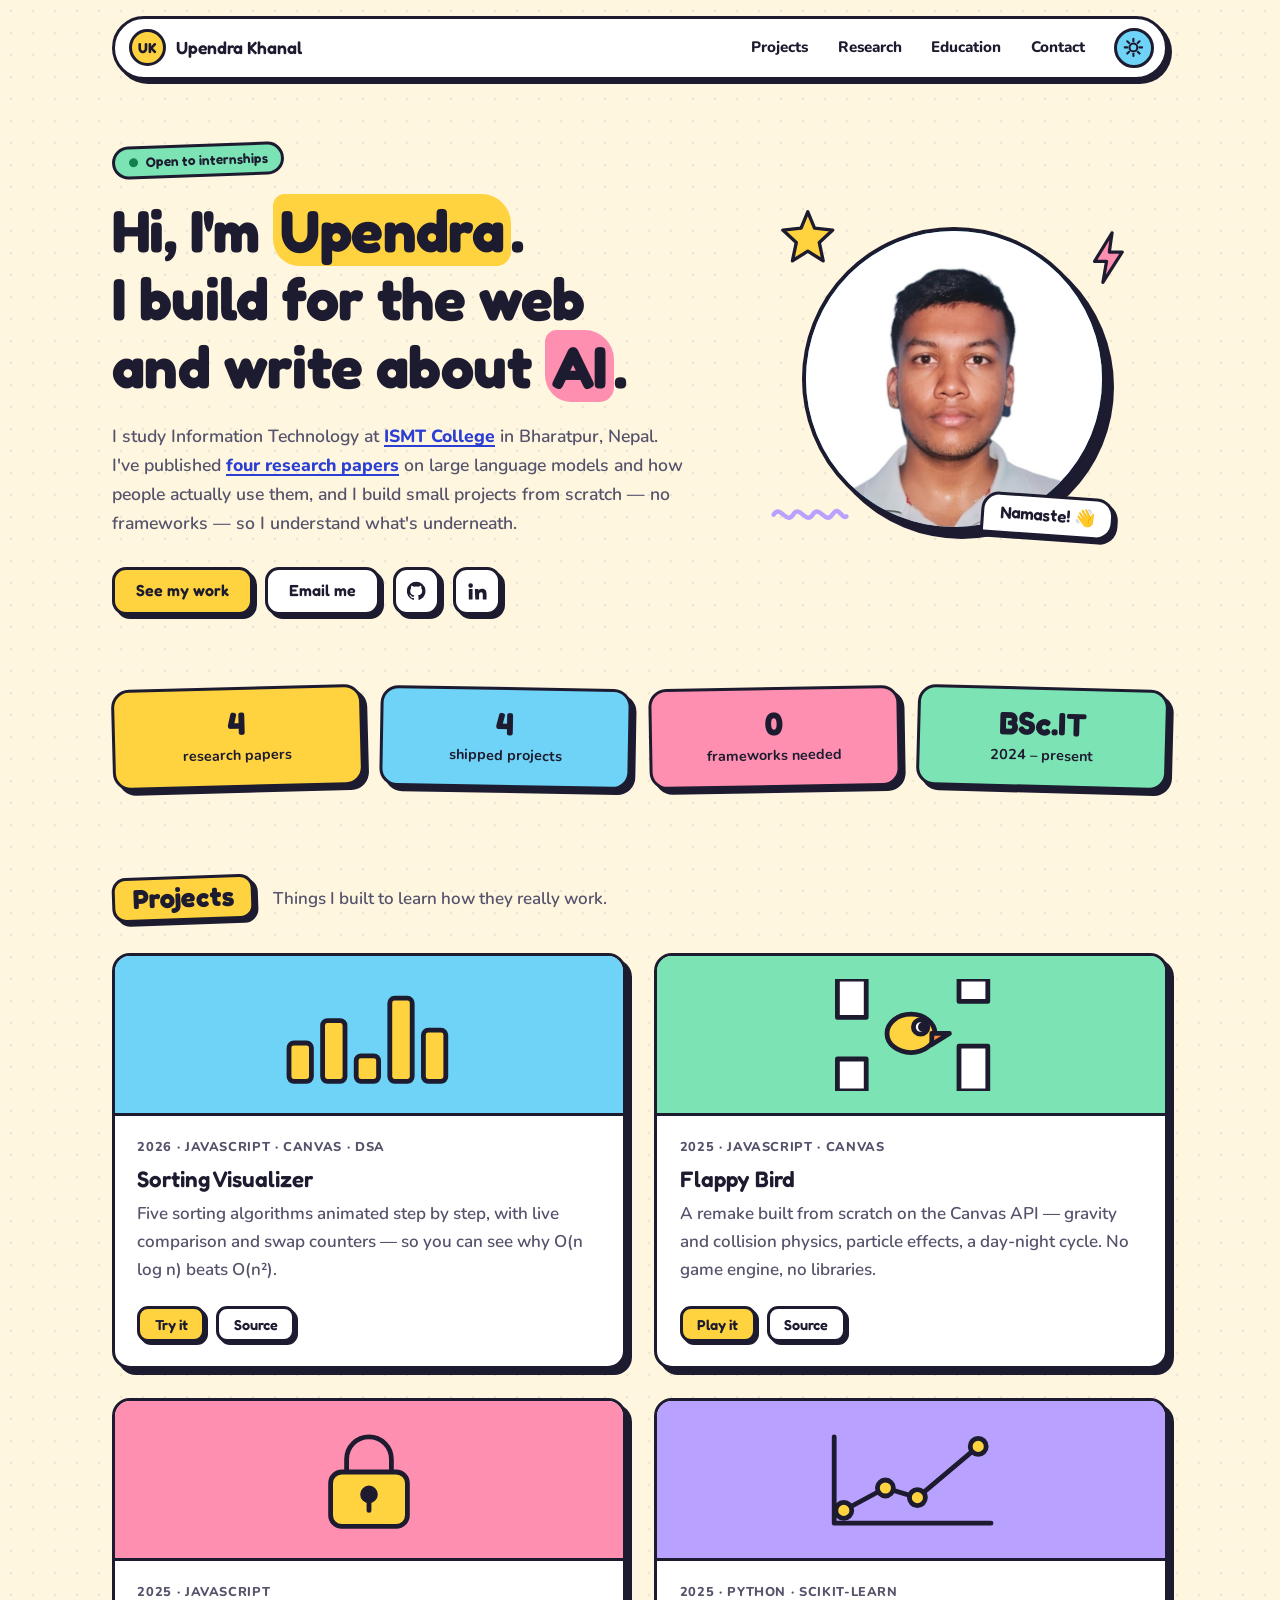
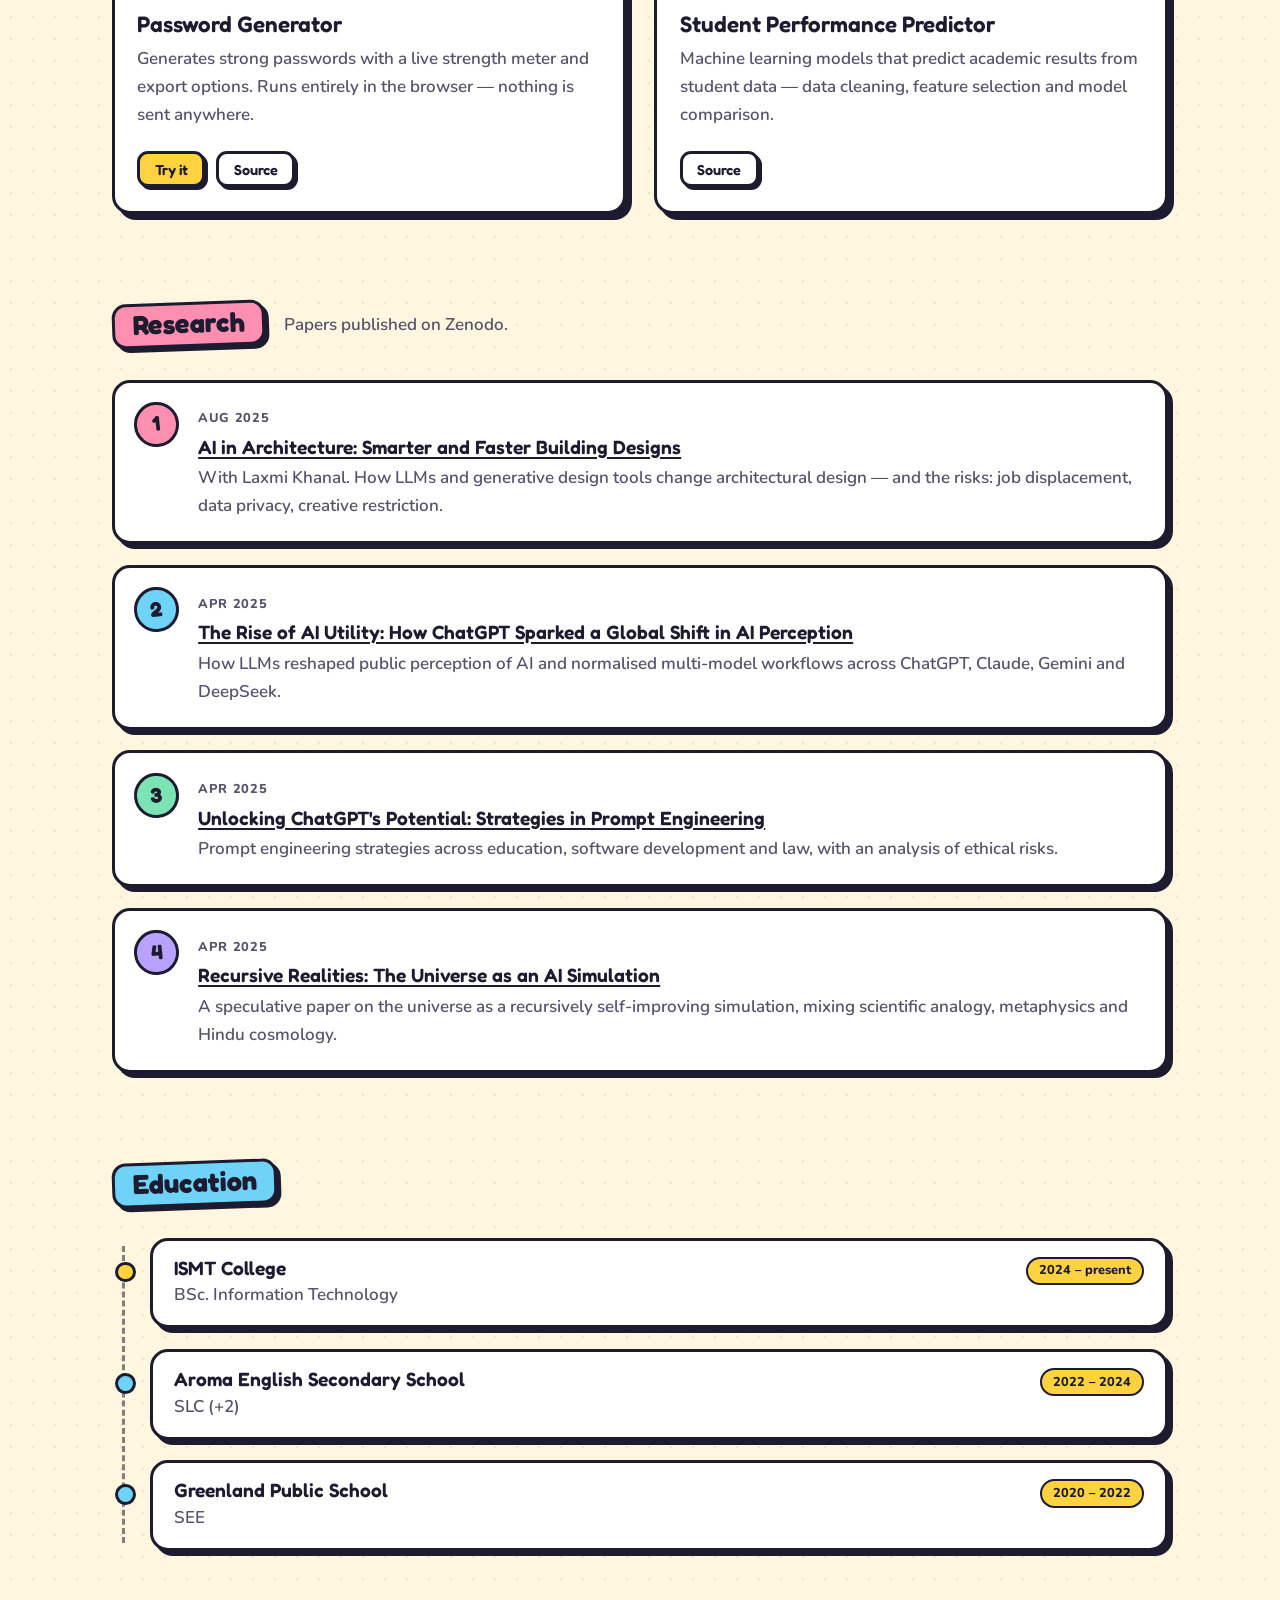
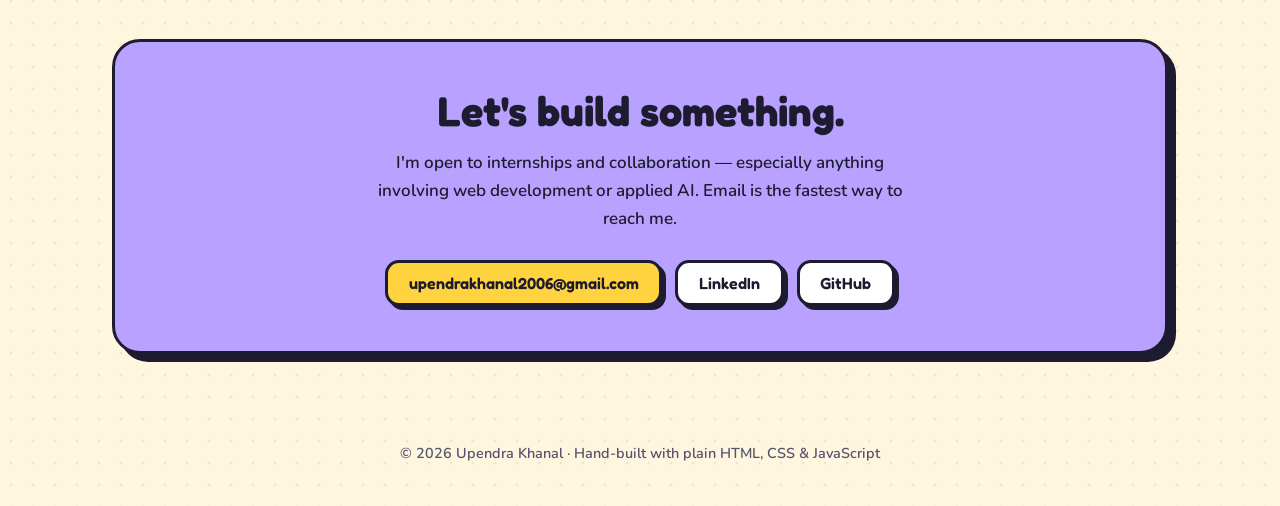
<file: index.html>
<!DOCTYPE html>
<html lang="en">
<head>
  <meta charset="utf-8">
  <meta name="viewport" content="width=device-width, initial-scale=1.0">
  <title>Upendra Khanal — Web Developer &amp; AI Researcher</title>

  <meta name="description" content="Upendra Khanal — BSc.IT student in Bharatpur, Nepal. I build for the web and write about AI. Four published research papers.">
  <meta name="author" content="Upendra Khanal">
  <meta name="robots" content="index, follow">
  <meta name="theme-color" content="#ffd23f">
  <link rel="canonical" href="https://upendrakhanal.com.np/">

  <meta property="og:type" content="website">
  <meta property="og:title" content="Upendra Khanal — Web Developer &amp; AI Researcher">
  <meta property="og:description" content="BSc.IT student in Bharatpur, Nepal. I build for the web and write about AI.">
  <meta property="og:image" content="https://upendrakhanal.com.np/assets/images/profile.jpg">
  <meta property="og:url" content="https://upendrakhanal.com.np/">

  <link rel="icon" type="image/jpeg" href="assets/images/profile.jpg">
  <link rel="apple-touch-icon" href="assets/images/profile.jpg">
  <link rel="preconnect" href="https://fonts.googleapis.com">
  <link rel="preconnect" href="https://fonts.gstatic.com" crossorigin>
  <link href="https://fonts.googleapis.com/css2?family=Fredoka:wght@500;600;700&family=Nunito:wght@400;600;700;800&display=swap" rel="stylesheet">
  <link rel="stylesheet" href="styles.css">
  <script src="script.js"></script>

  <script type="application/ld+json">
  {
    "@context": "https://schema.org",
    "@type": "Person",
    "name": "Upendra Khanal",
    "url": "https://upendrakhanal.com.np",
    "image": "https://upendrakhanal.com.np/assets/images/profile.jpg",
    "email": "mailto:upendrakhanal2006@gmail.com",
    "address": { "@type": "PostalAddress", "addressLocality": "Bharatpur", "addressCountry": "NP" },
    "alumniOf": "ISMT College",
    "sameAs": [
      "https://github.com/Upendra11223",
      "https://www.linkedin.com/in/upendra-khanal-a86692350"
    ]
  }
  </script>
</head>
<body>

<a class="skip" href="#main">Skip to content</a>

<header class="nav">
  <a class="brand" href="#top" aria-label="Upendra Khanal — home">
    <span class="brand-mark" aria-hidden="true">UK</span>
    <span class="brand-name">Upendra Khanal</span>
  </a>
  <nav aria-label="Main">
    <a href="#projects">Projects</a>
    <a href="#research">Research</a>
    <a href="#education">Education</a>
    <a href="#contact">Contact</a>
  </nav>
  <button id="theme" type="button" title="Toggle dark mode" aria-label="Toggle dark mode">
    <svg class="icon-sun" viewBox="0 0 24 24" aria-hidden="true"><circle cx="12" cy="12" r="4.5"/><path d="M12 2v3M12 19v3M2 12h3M19 12h3M4.9 4.9l2.1 2.1M17 17l2.1 2.1M4.9 19.1 7 17M17 7l2.1-2.1"/></svg>
    <svg class="icon-moon" viewBox="0 0 24 24" aria-hidden="true"><path d="M20 14.5A8.5 8.5 0 0 1 9.5 4a8.5 8.5 0 1 0 10.5 10.5z"/></svg>
  </button>
</header>

<main id="main">

  <section class="hero" id="top">
    <div class="hero-text">
      <p class="status"><span class="status-dot"></span>Open to internships</p>
      <h1>Hi, I'm <span class="hl">Upendra</span>.<br>I build for the web and write about <span class="hl hl-pink">AI</span>.</h1>
      <p class="lead">
        I study Information Technology at
        <a href="https://ismt.edu.np" rel="noopener">ISMT College</a> in Bharatpur, Nepal.
        I've published <a href="#research">four research papers</a> on large language models
        and how people actually use them, and I build small projects from scratch — no
        frameworks — so I understand what's underneath.
      </p>
      <div class="actions">
        <a class="btn btn-primary" href="#projects">See my work</a>
        <a class="btn" href="mailto:upendrakhanal2006@gmail.com">Email me</a>
        <a class="btn btn-icon" href="https://github.com/Upendra11223" rel="noopener" aria-label="GitHub">
          <svg viewBox="0 0 24 24" aria-hidden="true"><path fill="currentColor" stroke="none" d="M12 2a10 10 0 0 0-3.16 19.49c.5.09.68-.22.68-.48v-1.7c-2.78.6-3.37-1.34-3.37-1.34-.46-1.16-1.11-1.47-1.11-1.47-.91-.62.07-.6.07-.6 1 .07 1.53 1.03 1.53 1.03.9 1.52 2.34 1.08 2.91.83.09-.65.35-1.09.63-1.34-2.22-.25-4.56-1.11-4.56-4.94 0-1.09.39-1.98 1.03-2.68-.1-.25-.45-1.27.1-2.64 0 0 .84-.27 2.75 1.02a9.6 9.6 0 0 1 5 0c1.91-1.29 2.75-1.02 2.75-1.02.55 1.37.2 2.39.1 2.64.64.7 1.03 1.59 1.03 2.68 0 3.84-2.34 4.68-4.57 4.93.36.31.68.92.68 1.85v2.74c0 .27.18.58.69.48A10 10 0 0 0 12 2z"/></svg>
        </a>
        <a class="btn btn-icon" href="https://www.linkedin.com/in/upendra-khanal-a86692350" rel="noopener" aria-label="LinkedIn">
          <svg viewBox="0 0 24 24" aria-hidden="true"><path fill="currentColor" stroke="none" d="M4.98 3.5a2.5 2.5 0 1 1 0 5 2.5 2.5 0 0 1 0-5zM3 9.75h4V21H3zM9.5 9.75h3.8v1.6h.06c.53-1 1.83-1.95 3.76-1.95 4.02 0 4.88 2.5 4.88 5.9V21h-4v-5.1c0-1.3-.03-2.9-1.85-2.9-1.85 0-2.15 1.38-2.15 2.8V21h-4z"/></svg>
        </a>
      </div>
    </div>

    <div class="hero-art">
      <svg class="doodle doodle-star" viewBox="0 0 60 60" aria-hidden="true"><path d="M30 4l7 17 19 2-14 13 4 19-16-10-16 10 4-19L4 23l19-2z"/></svg>
      <svg class="doodle doodle-bolt" viewBox="0 0 40 60" aria-hidden="true"><path d="M24 3 5 34h13l-4 23 21-33H21z"/></svg>
      <svg class="doodle doodle-squiggle" viewBox="0 0 90 24" aria-hidden="true"><path d="M4 12c8-12 14 12 22 0s14 12 22 0 14 12 22 0 10 6 16 2"/></svg>
      <div class="avatar-frame">
        <img src="assets/images/profile.jpg" alt="Portrait of Upendra Khanal" width="280" height="280">
      </div>
      <p class="bubble">Namaste! <span aria-hidden="true">👋</span></p>
    </div>
  </section>

  <ul class="facts" aria-label="At a glance">
    <li><strong>4</strong><span>research papers</span></li>
    <li><strong>4</strong><span>shipped projects</span></li>
    <li><strong>0</strong><span>frameworks needed</span></li>
    <li><strong>BSc.IT</strong><span>2024 – present</span></li>
  </ul>

  <section id="projects">
    <div class="section-head">
      <h2><span>Projects</span></h2>
      <p>Things I built to learn how they really work.</p>
    </div>
    <div class="cards">

      <article class="card c-blue">
        <div class="card-art" aria-hidden="true">
          <svg viewBox="0 0 120 70"><rect x="10" y="40" width="14" height="24" rx="3"/><rect x="31" y="26" width="14" height="38" rx="3"/><rect x="52" y="48" width="14" height="16" rx="3"/><rect x="73" y="12" width="14" height="52" rx="3"/><rect x="94" y="32" width="14" height="32" rx="3"/></svg>
        </div>
        <div class="card-body">
          <p class="meta">2026 · JavaScript · Canvas · DSA</p>
          <h3>Sorting Visualizer</h3>
          <p>Five sorting algorithms animated step by step, with live comparison and swap
             counters — so you can see why O(n log n) beats O(n²).</p>
          <p class="card-links">
            <a class="btn btn-small btn-primary" href="projects/sorting-visualizer/index.html">Try it</a>
            <a class="btn btn-small" href="https://github.com/Upendra11223/proftfolio-website/tree/main/projects/sorting-visualizer" rel="noopener">Source</a>
          </p>
        </div>
      </article>

      <article class="card c-mint">
        <div class="card-art" aria-hidden="true">
          <svg viewBox="0 0 120 70"><rect class="alt" x="14" y="0" width="18" height="24"/><rect class="alt" x="14" y="50" width="18" height="20"/><rect class="alt" x="90" y="0" width="18" height="14"/><rect class="alt" x="90" y="42" width="18" height="28"/><ellipse cx="60" cy="34" rx="15" ry="12"/><circle class="white" cx="66" cy="30" r="4.5"/><circle class="dot" cx="67.5" cy="30" r="1.6"/><path class="beak" d="M73 34h11l-11 7z"/></svg>
        </div>
        <div class="card-body">
          <p class="meta">2025 · JavaScript · Canvas</p>
          <h3>Flappy Bird</h3>
          <p>A remake built from scratch on the Canvas API — gravity and collision physics,
             particle effects, a day-night cycle. No game engine, no libraries.</p>
          <p class="card-links">
            <a class="btn btn-small btn-primary" href="projects/flappybird/index.html">Play it</a>
            <a class="btn btn-small" href="https://github.com/Upendra11223/proftfolio-website/tree/main/projects/flappybird" rel="noopener">Source</a>
          </p>
        </div>
      </article>

      <article class="card c-pink">
        <div class="card-art" aria-hidden="true">
          <svg viewBox="0 0 120 70"><path class="none" d="M46 32V22a14 14 0 0 1 28 0v10"/><rect x="36" y="30" width="48" height="34" rx="7"/><circle class="dot" cx="60" cy="44" r="4"/><path class="none" d="M60 46v8"/></svg>
        </div>
        <div class="card-body">
          <p class="meta">2025 · JavaScript</p>
          <h3>Password Generator</h3>
          <p>Generates strong passwords with a live strength meter and export options.
             Runs entirely in the browser — nothing is sent anywhere.</p>
          <p class="card-links">
            <a class="btn btn-small btn-primary" href="projects/password-generator/index.html">Try it</a>
            <a class="btn btn-small" href="https://github.com/Upendra11223/proftfolio-website/tree/main/projects/password-generator" rel="noopener">Source</a>
          </p>
        </div>
      </article>

      <article class="card c-purple">
        <div class="card-art" aria-hidden="true">
          <svg viewBox="0 0 120 70"><path class="none" d="M12 62h98M12 62V8"/><path class="none" d="M18 54 44 40l20 6 38-32"/><circle cx="18" cy="54" r="5"/><circle cx="44" cy="40" r="5"/><circle cx="64" cy="46" r="5"/><circle cx="102" cy="14" r="5"/></svg>
        </div>
        <div class="card-body">
          <p class="meta">2025 · Python · scikit-learn</p>
          <h3>Student Performance Predictor</h3>
          <p>Machine learning models that predict academic results from student data —
             data cleaning, feature selection and model comparison.</p>
          <p class="card-links">
            <a class="btn btn-small" href="https://github.com/Upendra11223/Predicting-Student-Academic-Performance-Using-Machine-Learning" rel="noopener">Source</a>
          </p>
        </div>
      </article>

    </div>
  </section>

  <section id="research">
    <div class="section-head">
      <h2><span>Research</span></h2>
      <p>Papers published on Zenodo.</p>
    </div>
    <ol class="papers">
      <li>
        <span class="paper-date">Aug 2025</span>
        <h3><a href="https://doi.org/10.5281/zenodo.16730457" rel="noopener">AI in Architecture: Smarter and Faster Building Designs</a></h3>
        <p>With Laxmi Khanal. How LLMs and generative design tools change architectural
           design — and the risks: job displacement, data privacy, creative restriction.</p>
      </li>
      <li>
        <span class="paper-date">Apr 2025</span>
        <h3><a href="https://doi.org/10.5281/zenodo.15250208" rel="noopener">The Rise of AI Utility: How ChatGPT Sparked a Global Shift in AI Perception</a></h3>
        <p>How LLMs reshaped public perception of AI and normalised multi-model workflows
           across ChatGPT, Claude, Gemini and DeepSeek.</p>
      </li>
      <li>
        <span class="paper-date">Apr 2025</span>
        <h3><a href="https://doi.org/10.5281/zenodo.15249655" rel="noopener">Unlocking ChatGPT's Potential: Strategies in Prompt Engineering</a></h3>
        <p>Prompt engineering strategies across education, software development and law,
           with an analysis of ethical risks.</p>
      </li>
      <li>
        <span class="paper-date">Apr 2025</span>
        <h3><a href="https://doi.org/10.5281/zenodo.15221042" rel="noopener">Recursive Realities: The Universe as an AI Simulation</a></h3>
        <p>A speculative paper on the universe as a recursively self-improving simulation,
           mixing scientific analogy, metaphysics and Hindu cosmology.</p>
      </li>
    </ol>
  </section>

  <section id="education">
    <div class="section-head">
      <h2><span>Education</span></h2>
    </div>
    <ol class="timeline">
      <li>
        <span class="when">2024 – present</span>
        <h3>ISMT College</h3>
        <p>BSc. Information Technology</p>
      </li>
      <li>
        <span class="when">2022 – 2024</span>
        <h3>Aroma English Secondary School</h3>
        <p>SLC (+2)</p>
      </li>
      <li>
        <span class="when">2020 – 2022</span>
        <h3>Greenland Public School</h3>
        <p>SEE</p>
      </li>
    </ol>
  </section>

  <section id="contact" class="contact">
    <h2>Let's build something.</h2>
    <p>
      I'm open to internships and collaboration — especially anything involving
      web development or applied AI. Email is the fastest way to reach me.
    </p>
    <div class="actions">
      <a class="btn btn-primary" href="mailto:upendrakhanal2006@gmail.com">upendrakhanal2006@gmail.com</a>
      <a class="btn" href="https://www.linkedin.com/in/upendra-khanal-a86692350" rel="noopener">LinkedIn</a>
      <a class="btn" href="https://github.com/Upendra11223" rel="noopener">GitHub</a>
    </div>
  </section>

</main>

<footer>
  <p>© 2026 Upendra Khanal · Hand-built with plain HTML, CSS &amp; JavaScript</p>
</footer>

</body>
</html>
</file>
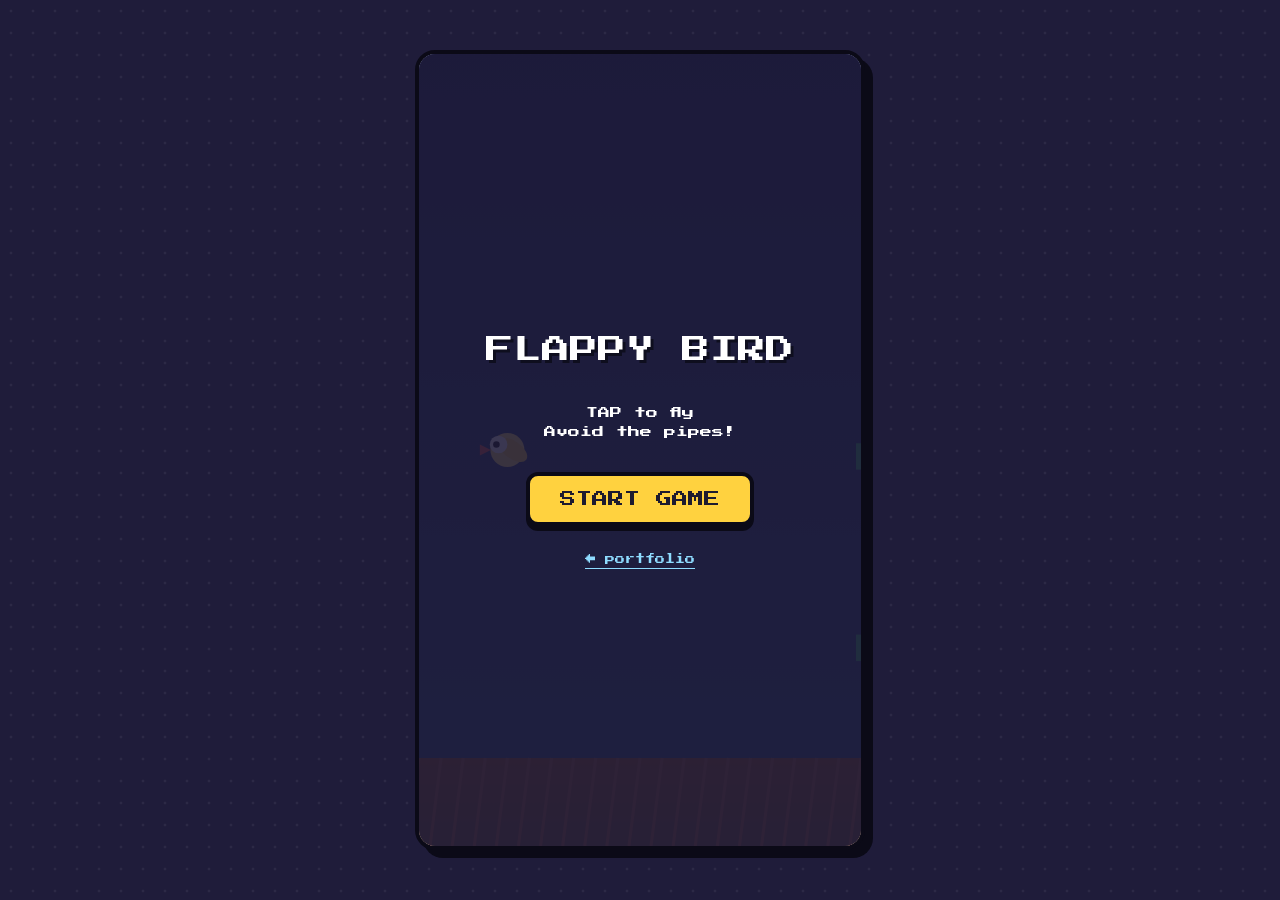
<file: projects/flappybird/index.html>
<!DOCTYPE html>
<html lang="en">
<head>
  <meta charset="UTF-8" />
  <meta name="viewport" content="width=device-width, initial-scale=1.0, maximum-scale=1.0, user-scalable=no" />
  <title>Flappy Bird</title>
  <link rel="stylesheet" href="style.css">
</head>
<body>
  <div id="gameContainer">
    <canvas id="gameCanvas"></canvas>
    
    <div id="startScreen" class="visible">
      <div class="title">FLAPPY BIRD</div>
      <div class="subtitle">
        TAP to fly<br>
        Avoid the pipes!
      </div>
      <button id="startBtn">START GAME</button>
      <a class="back" href="../../index.html">← portfolio</a>
    </div>
    
    <div id="gameOverScreen">
      <div class="title">GAME OVER</div>
      <div class="score-display">Score: <span id="finalScore">0</span></div>
      <div class="high-score">High Score: <span id="highScore">0</span></div>
      <button id="restartBtn">PLAY AGAIN</button>
      <a class="back" href="../../index.html">← portfolio</a>
    </div>
  </div>

  <script src="script.js"></script>
</body>
</html>
</file>
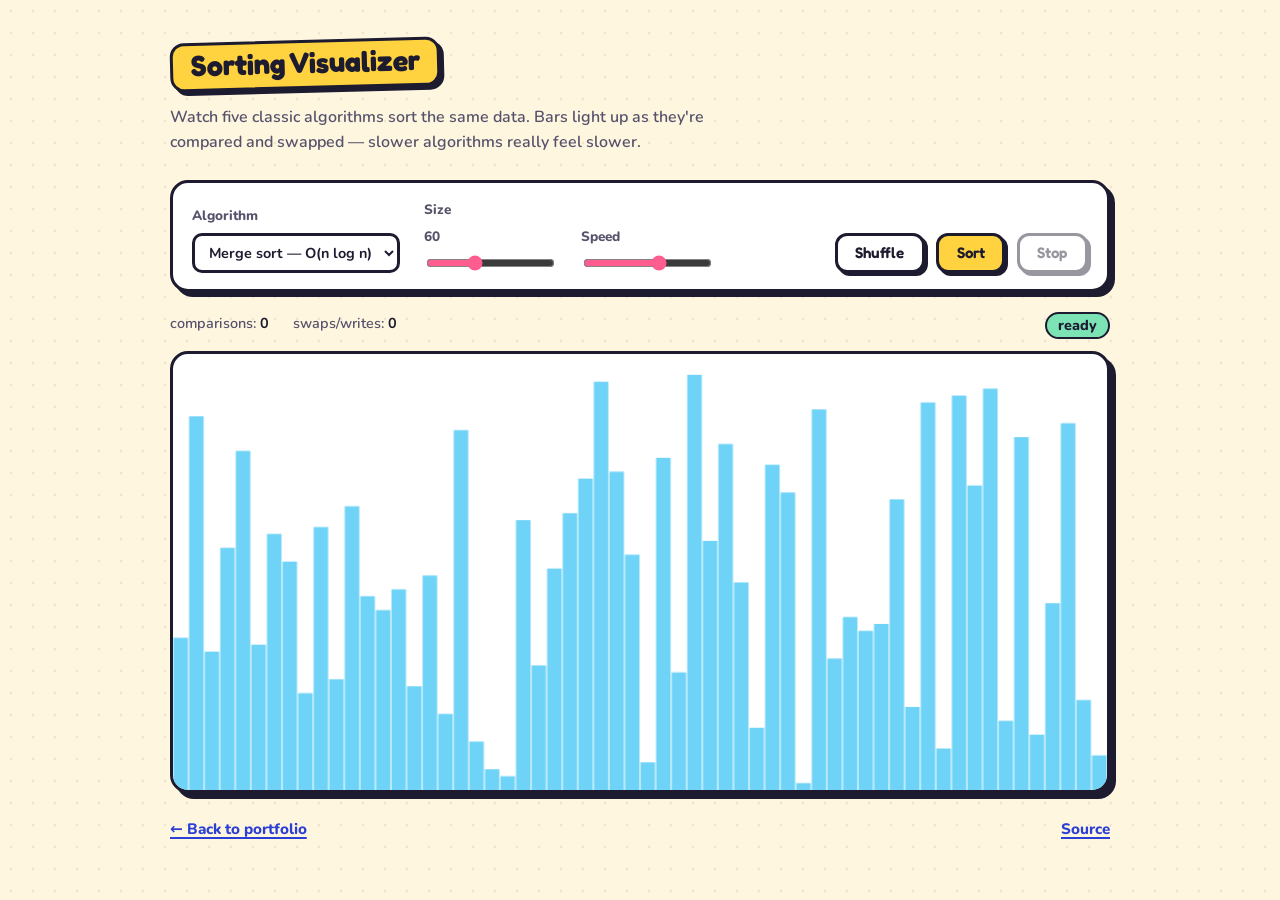
<file: projects/sorting-visualizer/index.html>
<!DOCTYPE html>
<html lang="en">
<head>
  <meta charset="UTF-8">
  <meta name="viewport" content="width=device-width, initial-scale=1.0">
  <title>Sorting Visualizer</title>
  <meta name="description" content="Watch sorting algorithms work step by step — bubble, insertion, selection, merge and quick sort. Built with plain JavaScript by Upendra Khanal.">
  <link rel="preconnect" href="https://fonts.googleapis.com">
  <link rel="preconnect" href="https://fonts.gstatic.com" crossorigin>
  <link href="https://fonts.googleapis.com/css2?family=Fredoka:wght@500;600;700&family=Nunito:wght@400;600;700;800&display=swap" rel="stylesheet">
  <link rel="stylesheet" href="style.css">
</head>
<body>
  <main>
    <header>
      <h1>Sorting Visualizer</h1>
      <p>Watch five classic algorithms sort the same data. Bars light up as they're
         compared and swapped — slower algorithms really feel slower.</p>
    </header>

    <div class="controls">
      <label>
        Algorithm
        <select id="algorithm">
          <option value="bubble">Bubble sort — O(n²)</option>
          <option value="insertion">Insertion sort — O(n²)</option>
          <option value="selection">Selection sort — O(n²)</option>
          <option value="merge" selected>Merge sort — O(n log n)</option>
          <option value="quick">Quick sort — O(n log n)</option>
        </select>
      </label>

      <label>
        Size <span id="sizeValue">60</span>
        <input type="range" id="size" min="10" max="150" value="60">
      </label>

      <label>
        Speed
        <input type="range" id="speed" min="1" max="100" value="60">
      </label>

      <div class="buttons">
        <button id="shuffleBtn" type="button">Shuffle</button>
        <button id="sortBtn" type="button" class="primary">Sort</button>
        <button id="stopBtn" type="button" disabled>Stop</button>
      </div>
    </div>

    <div class="stats">
      <span>comparisons: <strong id="comparisons">0</strong></span>
      <span>swaps/writes: <strong id="writes">0</strong></span>
      <span id="statusText">ready</span>
    </div>

    <canvas id="canvas" width="900" height="420"></canvas>

    <footer>
      <a href="../../index.html">← Back to portfolio</a>
      <a href="https://github.com/Upendra11223/proftfolio-website/tree/main/projects/sorting-visualizer">Source</a>
    </footer>
  </main>

  <script src="script.js"></script>
</body>
</html>
</file>
<file: styles.css>
/* upendrakhanal.com.np — cartoon design system, hand-rolled, no frameworks */

:root {
  --bg: #fff6e0;
  --dots: rgba(29, 27, 47, 0.08);
  --paper: #ffffff;
  --text: #1d1b2f;
  --muted: #55526b;
  --line: #1d1b2f;
  --shadow: #1d1b2f;
  --link: #2b3fd4;

  /* sticker colours — text on these is always --ink */
  --ink: #1d1b2f;
  --yellow: #ffd23f;
  --pink: #ff8fb1;
  --blue: #6fd3f7;
  --mint: #7be3b4;
  --purple: #b9a2ff;

  --bw: 3px;
  --radius: 18px;
  --font-display: "Fredoka", "Nunito", system-ui, sans-serif;
  --font-body: "Nunito", system-ui, -apple-system, "Segoe UI", Roboto, sans-serif;
}

@media (prefers-color-scheme: dark) {
  :root:not([data-theme="light"]) {
    --bg: #1f1c3a;
    --dots: rgba(255, 255, 255, 0.06);
    --paper: #332f5c;
    --text: #fff6e0;
    --muted: #c5c0e0;
    --line: #0b0a17;
    --shadow: #0b0a17;
    --link: #8fdcff;
  }
}

:root[data-theme="dark"] {
  --bg: #1f1c3a;
  --dots: rgba(255, 255, 255, 0.06);
  --paper: #332f5c;
  --text: #fff6e0;
  --muted: #c5c0e0;
  --line: #0b0a17;
  --shadow: #0b0a17;
  --link: #8fdcff;
}

*, *::before, *::after { box-sizing: border-box; }

html { scroll-behavior: smooth; scroll-padding-top: 6rem; }

body {
  margin: 0;
  color: var(--text);
  background-color: var(--bg);
  background-image: radial-gradient(var(--dots) 1.5px, transparent 1.6px);
  background-size: 22px 22px;
  font: 600 17px/1.65 var(--font-body);
  -webkit-font-smoothing: antialiased;
  transition: background-color 0.3s ease, color 0.3s ease;
}

h1, h2, h3 {
  font-family: var(--font-display);
  line-height: 1.15;
  margin: 0;
}

p { margin: 0 0 1rem; }

a {
  color: var(--link);
  font-weight: 800;
  text-decoration: underline;
  text-decoration-thickness: 2px;
  text-underline-offset: 3px;
}
a:hover { text-decoration-style: wavy; }

:focus-visible {
  outline: 3px dashed var(--link);
  outline-offset: 3px;
  border-radius: 6px;
}

svg { display: block; }

.skip {
  position: absolute;
  left: 1rem;
  top: -4rem;
  z-index: 20;
  padding: 0.5rem 1rem;
  background: var(--yellow);
  color: var(--ink);
  border: var(--bw) solid var(--line);
  border-radius: 12px;
}
.skip:focus { top: 1rem; }

/* ---------- layout ---------- */

main, .nav, footer {
  width: min(100% - 2.5rem, 66rem);
  margin-inline: auto;
}

section { margin-top: 5.5rem; }

/* ---------- nav ---------- */

.nav {
  position: sticky;
  top: 1rem;
  z-index: 10;
  display: flex;
  align-items: center;
  gap: 1rem;
  margin-top: 1rem;
  padding: 0.55rem 0.7rem 0.55rem 0.9rem;
  background: var(--paper);
  border: var(--bw) solid var(--line);
  border-radius: 999px;
  box-shadow: 4px 4px 0 var(--shadow);
}

.brand {
  display: flex;
  align-items: center;
  gap: 0.6rem;
  color: var(--text);
  text-decoration: none;
  font: 600 1.1rem/1 var(--font-display);
}
.brand-mark {
  display: grid;
  place-items: center;
  width: 2.3rem;
  height: 2.3rem;
  background: var(--yellow);
  color: var(--ink);
  border: var(--bw) solid var(--line);
  border-radius: 50%;
  font-size: 0.9rem;
  font-weight: 700;
  transition: transform 0.25s ease;
}
.brand:hover .brand-mark { transform: rotate(-12deg) scale(1.08); }

.nav nav {
  display: flex;
  gap: 0.25rem;
  margin-left: auto;
}
.nav nav a {
  padding: 0.3rem 0.8rem;
  color: var(--text);
  border-radius: 999px;
  text-decoration: none;
  font-size: 0.95rem;
  transition: background 0.2s ease, color 0.2s ease;
}
.nav nav a:hover { background: var(--yellow); color: var(--ink); }

#theme {
  display: grid;
  place-items: center;
  width: 2.5rem;
  height: 2.5rem;
  padding: 0;
  flex-shrink: 0;
  background: var(--blue);
  color: var(--ink);
  border: var(--bw) solid var(--line);
  border-radius: 50%;
  cursor: pointer;
  transition: transform 0.3s ease;
}
#theme:hover { transform: rotate(25deg) scale(1.08); }
#theme svg {
  width: 1.3rem;
  height: 1.3rem;
  fill: none;
  stroke: currentColor;
  stroke-width: 2.4;
  stroke-linecap: round;
  stroke-linejoin: round;
}
.icon-moon { display: none; }
:root[data-theme="dark"] .icon-sun { display: none; }
:root[data-theme="dark"] .icon-moon { display: block; }
@media (prefers-color-scheme: dark) {
  :root:not([data-theme="light"]) .icon-sun { display: none; }
  :root:not([data-theme="light"]) .icon-moon { display: block; }
}

/* ---------- buttons ---------- */

.btn {
  display: inline-flex;
  align-items: center;
  justify-content: center;
  gap: 0.5rem;
  padding: 0.65rem 1.3rem;
  background: var(--paper);
  color: var(--text);
  border: var(--bw) solid var(--line);
  border-radius: 14px;
  box-shadow: 4px 4px 0 var(--shadow);
  font: 600 1rem/1.2 var(--font-display);
  text-decoration: none;
  overflow-wrap: anywhere;
  transition: transform 0.12s ease, box-shadow 0.12s ease;
}
.btn:hover {
  transform: translate(-2px, -2px);
  box-shadow: 6px 6px 0 var(--shadow);
  text-decoration: none;
}
.btn:active {
  transform: translate(3px, 3px);
  box-shadow: 1px 1px 0 var(--shadow);
}
.btn-primary { background: var(--yellow); color: var(--ink); }
.btn-small { padding: 0.4rem 0.9rem; font-size: 0.9rem; border-radius: 11px; box-shadow: 3px 3px 0 var(--shadow); }
.btn-icon { padding: 0.6rem; }
.btn-icon svg { width: 1.4rem; height: 1.4rem; }

.actions {
  display: flex;
  flex-wrap: wrap;
  gap: 0.8rem;
}

/* ---------- hero ---------- */

.hero {
  display: grid;
  grid-template-columns: 1.35fr 1fr;
  align-items: center;
  gap: 3rem;
  margin-top: 4rem;
}

.status {
  display: inline-flex;
  align-items: center;
  gap: 0.5rem;
  margin-bottom: 1.2rem;
  padding: 0.25rem 0.85rem;
  background: var(--mint);
  color: var(--ink);
  border: var(--bw) solid var(--line);
  border-radius: 999px;
  font: 600 0.85rem/1.4 var(--font-display);
  transform: rotate(-2deg);
}
.status-dot {
  width: 9px;
  height: 9px;
  border-radius: 50%;
  background: #12804a;
  animation: blink 1.8s ease-in-out infinite;
}
@keyframes blink { 50% { transform: scale(0.55); opacity: 0.5; } }

.hero h1 {
  font-size: clamp(2.2rem, 5.4vw, 3.7rem);
  font-weight: 700;
  letter-spacing: -0.01em;
}

/* highlighter-pen swipe behind a word */
.hl {
  padding: 0 0.12em;
  color: var(--ink);
  background: var(--yellow);
  border-radius: 0.2em 0.5em 0.25em 0.45em;
  box-decoration-break: clone;
  -webkit-box-decoration-break: clone;
}
.hl-pink { background: var(--pink); }

.lead {
  max-width: 36rem;
  margin: 1.4rem 0 1.8rem;
  font-size: 1.1rem;
  color: var(--muted);
}

.hero-art {
  position: relative;
  justify-self: center;
  width: min(100%, 19rem);
}

.avatar-frame {
  aspect-ratio: 1;
  overflow: hidden;
  background: var(--blue);
  border: 4px solid var(--line);
  border-radius: 50%;
  box-shadow: 8px 8px 0 var(--shadow);
  animation: bob 5s ease-in-out infinite;
}
.avatar-frame img { width: 100%; height: 100%; object-fit: cover; display: block; }
@keyframes bob { 50% { transform: translateY(-10px) rotate(1.5deg); } }

.bubble {
  position: absolute;
  right: -0.5rem;
  bottom: -0.4rem;
  margin: 0;
  padding: 0.4rem 1rem;
  background: var(--paper);
  color: var(--text);
  border: var(--bw) solid var(--line);
  border-radius: 18px 18px 18px 4px;
  box-shadow: 4px 4px 0 var(--shadow);
  font: 600 1.05rem/1.4 var(--font-display);
  transform: rotate(4deg);
}

.doodle {
  position: absolute;
  z-index: 1;
  stroke: var(--line);
  stroke-width: 3.5;
  stroke-linejoin: round;
  stroke-linecap: round;
}
.doodle-star { top: -1.2rem; left: -1.4rem; width: 3.6rem; fill: var(--yellow); animation: wiggle 4s ease-in-out infinite; }
.doodle-bolt { top: 0.2rem; right: -1.3rem; width: 2.3rem; fill: var(--pink); animation: wiggle 4s ease-in-out -2s infinite; }
.doodle-squiggle { left: -2rem; bottom: 0.4rem; width: 5rem; fill: none; stroke: var(--purple); stroke-width: 5; }
@keyframes wiggle { 0%, 100% { transform: rotate(-8deg); } 50% { transform: rotate(10deg) scale(1.08); } }

/* ---------- facts strip ---------- */

.facts {
  display: grid;
  grid-template-columns: repeat(4, 1fr);
  gap: 1.1rem;
  margin: 4.5rem 0 0;
  padding: 0;
  list-style: none;
}
.facts li {
  padding: 1rem 0.75rem;
  text-align: center;
  color: var(--ink);
  border: var(--bw) solid var(--line);
  border-radius: var(--radius);
  box-shadow: 5px 5px 0 var(--shadow);
}
.facts li:nth-child(1) { background: var(--yellow); rotate: -1.5deg; }
.facts li:nth-child(2) { background: var(--blue); rotate: 1deg; }
.facts li:nth-child(3) { background: var(--pink); rotate: -1deg; }
.facts li:nth-child(4) { background: var(--mint); rotate: 1.5deg; }
.facts strong {
  display: block;
  font: 700 2rem/1.1 var(--font-display);
}
.facts span { font-size: 0.9rem; font-weight: 700; }

/* ---------- section headings ---------- */

.section-head {
  display: flex;
  align-items: center;
  flex-wrap: wrap;
  gap: 0.6rem 1.2rem;
  margin-bottom: 2rem;
}
.section-head h2 span {
  display: inline-block;
  padding: 0.2rem 1.1rem 0.3rem;
  background: var(--yellow);
  color: var(--ink);
  border: var(--bw) solid var(--line);
  border-radius: 14px;
  box-shadow: 4px 4px 0 var(--shadow);
  font-size: 1.7rem;
  font-weight: 700;
  transform: rotate(-2deg);
}
#research .section-head h2 span { background: var(--pink); }
#education .section-head h2 span { background: var(--blue); }
.section-head p { margin: 0; color: var(--muted); }

/* ---------- project cards ---------- */

.cards {
  display: grid;
  grid-template-columns: repeat(2, 1fr);
  gap: 1.8rem;
}

.card {
  display: flex;
  flex-direction: column;
  overflow: hidden;
  background: var(--paper);
  border: var(--bw) solid var(--line);
  border-radius: var(--radius);
  box-shadow: 6px 6px 0 var(--shadow);
  transition: transform 0.18s ease, box-shadow 0.18s ease;
}
.card:hover {
  transform: translate(-3px, -3px) rotate(-0.6deg);
  box-shadow: 10px 10px 0 var(--shadow);
}

.c-blue { --tone: var(--blue); }
.c-mint { --tone: var(--mint); }
.c-pink { --tone: var(--pink); }
.c-purple { --tone: var(--purple); }

.card-art {
  display: grid;
  place-items: center;
  padding: 1.4rem;
  background: var(--tone);
  border-bottom: var(--bw) solid var(--line);
}
.card-art svg {
  width: 12rem;
  fill: var(--yellow);
  stroke: var(--ink);
  stroke-width: 3;
  stroke-linejoin: round;
  stroke-linecap: round;
  transition: transform 0.25s ease;
}
.card:hover .card-art svg { transform: scale(1.08) rotate(-3deg); }
.card-art .alt { fill: #fff; }
.card-art .white { fill: #fff; }
.card-art .dot { fill: var(--ink); }
.card-art .beak { fill: #ff8a3d; }
.card-art .none { fill: none; }

.card-body {
  display: flex;
  flex-direction: column;
  flex: 1;
  padding: 1.3rem 1.4rem 1.5rem;
}
.card-body h3 { font-size: 1.4rem; font-weight: 600; margin-bottom: 0.5rem; }
.card-body p { color: var(--muted); }

.meta {
  margin-bottom: 0.5rem;
  font-size: 0.8rem;
  font-weight: 800;
  letter-spacing: 0.05em;
  text-transform: uppercase;
}

.card-links {
  display: flex;
  flex-wrap: wrap;
  gap: 0.7rem;
  margin: auto 0 0;
  padding-top: 0.4rem;
}

/* ---------- research ---------- */

.papers {
  display: grid;
  gap: 1.3rem;
  margin: 0;
  padding: 0;
  list-style: none;
  counter-reset: paper;
}
.papers > li {
  position: relative;
  padding: 1.3rem 1.5rem 1.3rem 5.2rem;
  background: var(--paper);
  border: var(--bw) solid var(--line);
  border-radius: var(--radius);
  box-shadow: 5px 5px 0 var(--shadow);
  counter-increment: paper;
  transition: transform 0.18s ease, box-shadow 0.18s ease;
}
.papers > li:hover {
  transform: translate(-2px, -2px);
  box-shadow: 8px 8px 0 var(--shadow);
}
.papers > li::before {
  content: counter(paper);
  position: absolute;
  left: 1.2rem;
  top: 1.2rem;
  display: grid;
  place-items: center;
  width: 2.8rem;
  height: 2.8rem;
  background: var(--pink);
  color: var(--ink);
  border: var(--bw) solid var(--line);
  border-radius: 50%;
  font: 700 1.3rem/1 var(--font-display);
  transform: rotate(-6deg);
}
.papers > li:nth-child(4n + 2)::before { background: var(--blue); }
.papers > li:nth-child(4n + 3)::before { background: var(--mint); }
.papers > li:nth-child(4n + 4)::before { background: var(--purple); }

.papers h3 { font-size: 1.2rem; font-weight: 600; margin-bottom: 0.4rem; }
.papers h3 a { color: var(--text); font-weight: inherit; }
.papers h3 a:hover { color: var(--link); }
.papers p { margin: 0; color: var(--muted); }

.paper-date {
  display: inline-block;
  margin-bottom: 0.4rem;
  font-size: 0.8rem;
  font-weight: 800;
  letter-spacing: 0.05em;
  text-transform: uppercase;
  color: var(--muted);
}

/* ---------- education timeline ---------- */

.timeline {
  position: relative;
  display: grid;
  gap: 1.3rem;
  margin: 0;
  padding: 0 0 0 2.4rem;
  list-style: none;
}
.timeline::before {
  content: "";
  position: absolute;
  left: 0.65rem;
  top: 0.5rem;
  bottom: 0.5rem;
  border-left: var(--bw) dashed var(--text);
  opacity: 0.55;
}
.timeline > li {
  position: relative;
  padding: 1rem 1.3rem;
  background: var(--paper);
  border: var(--bw) solid var(--line);
  border-radius: var(--radius);
  box-shadow: 5px 5px 0 var(--shadow);
}
.timeline > li::before {
  content: "";
  position: absolute;
  left: -2.4rem;
  top: 1.3rem;
  width: 1.3rem;
  height: 1.3rem;
  background: var(--blue);
  border: var(--bw) solid var(--line);
  border-radius: 50%;
}
.timeline > li:first-child::before { background: var(--yellow); }
.timeline h3 { font-size: 1.2rem; font-weight: 600; }
.timeline p { margin: 0.15rem 0 0; color: var(--muted); }
.when {
  float: right;
  margin: 0 0 0.4rem 1rem;
  padding: 0.1rem 0.7rem;
  background: var(--yellow);
  color: var(--ink);
  border: 2px solid var(--line);
  border-radius: 999px;
  font-size: 0.8rem;
  font-weight: 800;
}

/* ---------- contact ---------- */

.contact {
  padding: 2.8rem 2rem;
  text-align: center;
  background: var(--purple);
  color: var(--ink);
  border: var(--bw) solid var(--line);
  border-radius: 28px;
  box-shadow: 8px 8px 0 var(--shadow);
}
.contact h2 { font-size: clamp(1.8rem, 4.5vw, 2.6rem); font-weight: 700; }
.contact p { max-width: 34rem; margin: 0.9rem auto 1.7rem; }
.contact .actions { justify-content: center; }
.contact .btn { color: var(--ink); background: #fff; border-color: var(--ink); box-shadow: 4px 4px 0 var(--ink); }
.contact .btn-primary { background: var(--yellow); }

/* ---------- footer ---------- */

footer {
  margin-top: 4rem;
  padding: 1.5rem 0 2.5rem;
  text-align: center;
  color: var(--muted);
  font-size: 0.9rem;
}
footer p { margin: 0; }

/* ---------- 404 ---------- */

.lost {
  display: grid;
  place-content: center;
  justify-items: center;
  gap: 0.4rem;
  min-height: 100vh;
  padding-block: 2rem;
  text-align: center;
}
.lost-code {
  margin: 0 0 1.2rem;
  padding: 0.1em 0.45em;
  background: var(--yellow);
  color: var(--ink);
  border: 4px solid var(--line);
  border-radius: 28px;
  box-shadow: 8px 8px 0 var(--shadow);
  font: 700 clamp(4rem, 18vw, 8rem)/1.1 var(--font-display);
  transform: rotate(-4deg);
}
.lost h1 { font-size: 2rem; }
.lost p:not(.lost-code) { color: var(--muted); }

/* ---------- scroll reveal (added by JS; no-JS users see everything) ---------- */

.reveal {
  opacity: 0;
  translate: 0 22px;
  scale: 0.96;
  transition: opacity 0.45s ease, translate 0.45s cubic-bezier(0.3, 1.5, 0.5, 1),
              scale 0.45s cubic-bezier(0.3, 1.5, 0.5, 1),
              transform 0.18s ease, box-shadow 0.18s ease;
}
.reveal.in { opacity: 1; translate: none; scale: none; }

@media (prefers-reduced-motion: reduce) {
  html { scroll-behavior: auto; }
  *, *::before, *::after {
    animation: none !important;
    transition-duration: 0.01ms !important;
  }
  .reveal { opacity: 1; translate: none; scale: none; }
}

/* ---------- responsive ---------- */

@media (max-width: 820px) {
  .hero { grid-template-columns: 1fr; gap: 2.5rem; margin-top: 3rem; }
  .hero-art { order: -1; width: min(70%, 15rem); }
  .cards { grid-template-columns: 1fr; }
  .facts { grid-template-columns: repeat(2, 1fr); }
  section { margin-top: 4.5rem; }
}

@media (max-width: 640px) {
  .brand-name { display: none; }
  .nav { gap: 0.4rem; padding-left: 0.6rem; }
  .nav nav { gap: 0; }
  .nav nav a { padding: 0.3rem 0.5rem; font-size: 0.85rem; }
}

@media (max-width: 420px) {
  body { font-size: 16px; }
  main, .nav, footer { width: min(100% - 1.5rem, 66rem); }
  .nav nav a[href="#education"] { display: none; }
  .papers > li { padding: 4.6rem 1.2rem 1.2rem; }
  .when { float: none; display: inline-block; margin: 0 0 0.4rem; }
  .contact { padding: 2.2rem 1.2rem; }
}
</file>
<file: projects/flappybird/style.css>
@import url('https://fonts.googleapis.com/css2?family=Press+Start+2P&display=swap');
    
    * {
      box-sizing: border-box;
      touch-action: manipulation;
      -webkit-tap-highlight-color: transparent;
    }
    
    body {
      margin: 0;
      padding: 0;
      background-color: #1f1c3a;
      background-image: radial-gradient(rgba(255,255,255,0.06) 1.5px, transparent 1.6px);
      background-size: 22px 22px;
      display: flex;
      flex-direction: column;
      align-items: center;
      font-family: 'Press Start 2P', Arial, sans-serif;
      overflow: hidden;
      height: 100vh;
      width: 100vw;
      justify-content: center;
    }

    #gameContainer {
      position: relative;
      background: #fff;
      border: 4px solid #0b0a17;
      border-radius: 20px;
      overflow: hidden;
      box-shadow: 8px 8px 0 #0b0a17;
      width: 100%;
      height: 100%;
      max-width: 450px;
      max-height: 800px;
      touch-action: none;
    }

    #gameCanvas {
      display: block;
      width: 100%;
      height: 100%;
      object-fit: contain;
    }

    #startScreen, #gameOverScreen {
      position: absolute;
      top: 0;
      left: 0;
      width: 100%;
      height: 100%;
      display: flex;
      flex-direction: column;
      align-items: center;
      justify-content: center;
      background: rgba(31,28,58,0.88);
      color: white;
      text-align: center;
      opacity: 0;
      transition: opacity 0.5s ease;
      pointer-events: none;
      padding: 20px;
    }

    #startScreen.visible, #gameOverScreen.visible {
      opacity: 1;
      pointer-events: auto;
      z-index: 10;
    }

    .title {
      font-size: 28px;
      margin-bottom: 20px;
      text-shadow: 3px 3px 0 rgba(0,0,0,0.5);
    }

    .subtitle {
      font-size: 12px;
      margin: 20px 0;
      line-height: 1.6;
    }

    button {
      font-family: 'Press Start 2P', Arial, sans-serif;
      font-size: 16px;
      padding: 15px 30px;
      margin: 10px;
      border: 4px solid #0b0a17;
      border-radius: 12px;
      background: #ffd23f;
      color: #1d1b2f;
      cursor: pointer;
      box-shadow: 0 5px 0 #0b0a17;
      transition: all 0.1s ease;
      -webkit-tap-highlight-color: transparent;
      touch-action: manipulation;
    }

    button:hover {
      transform: translateY(-2px);
      box-shadow: 0 7px 0 #0b0a17;
    }

    button:active {
      transform: translateY(3px);
      box-shadow: 0 2px 0 #0b0a17;
    }

    .back {
      margin-top: 18px;
      font-size: 10px;
      color: #8fdcff;
      text-underline-offset: 4px;
    }

    .back:hover {
      color: #fff;
    }

    .score-display {
      font-size: 24px;
      margin: 10px 0;
    }

    .high-score {
      font-size: 14px;
      color: #ffd700;
    }

    @media (max-width: 768px) {
      .title { font-size: 24px; }
      button { font-size: 14px; padding: 12px 24px; }
      .score-display { font-size: 20px; }
    }
    
    @media (max-height: 600px) {
      .title { font-size: 20px; margin-bottom: 10px; }
      .subtitle { font-size: 10px; margin: 10px 0; }
      button { font-size: 12px; padding: 8px 16px; }
    }
    
    /* Prevent text selection */
    html, body {
      user-select: none;
      -webkit-user-select: none;
      -moz-user-select: none;
      -ms-user-select: none;
    }
    
    /* Fullscreen mode styling */
    body.fullscreen {
      background: #000;
    }
    
    body.fullscreen #gameContainer {
      max-width: 100%;
      max-height: 100%;
      border: none;
      box-shadow: none;
      border-radius: 0;
    }
</file>
<file: projects/sorting-visualizer/style.css>
/* Sorting Visualizer — matches the portfolio's cartoon design system */

:root {
  --bg: #fff6e0;
  --dots: rgba(29, 27, 47, 0.08);
  --panel: #ffffff;
  --text: #1d1b2f;
  --muted: #55526b;
  --line: #1d1b2f;
  --accent: #ffd23f;
  --link: #2b3fd4;
  --font-display: "Fredoka", "Nunito", system-ui, sans-serif;
}

* { box-sizing: border-box; }

body {
  margin: 0;
  background-color: var(--bg);
  background-image: radial-gradient(var(--dots) 1.5px, transparent 1.6px);
  background-size: 22px 22px;
  color: var(--text);
  font: 600 16px/1.6 "Nunito", system-ui, -apple-system, "Segoe UI", Roboto, sans-serif;
  display: flex;
  justify-content: center;
  min-height: 100vh;
  padding: 2.5rem 1rem;
}

main { width: 100%; max-width: 940px; }

h1 {
  display: inline-block;
  margin: 0 0 1rem;
  padding: 0.2rem 1.1rem 0.3rem;
  background: var(--accent);
  border: 3px solid var(--line);
  border-radius: 14px;
  box-shadow: 4px 4px 0 var(--line);
  font: 700 1.8rem/1.2 var(--font-display);
  transform: rotate(-1.5deg);
}
header p { margin: 0 0 1.5rem; color: var(--muted); max-width: 60ch; }

.controls {
  display: flex;
  flex-wrap: wrap;
  gap: 1rem 1.5rem;
  align-items: flex-end;
  background: var(--panel);
  border: 3px solid var(--line);
  border-radius: 18px;
  box-shadow: 5px 5px 0 var(--line);
  padding: 1rem 1.2rem;
  margin-bottom: 1.2rem;
}

label {
  display: flex;
  flex-direction: column;
  gap: 0.35rem;
  font-size: 0.85rem;
  font-weight: 800;
  color: var(--muted);
}

select, input[type="range"] { accent-color: #ff5d8f; }

select {
  background: var(--panel);
  color: var(--text);
  border: 3px solid var(--line);
  border-radius: 10px;
  padding: 0.4rem 0.6rem;
  font: 700 0.9rem "Nunito", system-ui, sans-serif;
}

.buttons { display: flex; gap: 0.7rem; margin-left: auto; }

button {
  font: 600 0.95rem/1.2 var(--font-display);
  padding: 0.5rem 1.1rem;
  border-radius: 12px;
  border: 3px solid var(--line);
  background: var(--panel);
  color: var(--text);
  box-shadow: 3px 3px 0 var(--line);
  cursor: pointer;
  transition: transform 0.12s ease, box-shadow 0.12s ease;
}
button:hover:not(:disabled) { transform: translate(-2px, -2px); box-shadow: 5px 5px 0 var(--line); }
button:active:not(:disabled) { transform: translate(2px, 2px); box-shadow: 1px 1px 0 var(--line); }
button.primary { background: var(--accent); }
button:disabled { opacity: 0.45; cursor: not-allowed; }

:focus-visible { outline: 3px dashed var(--link); outline-offset: 3px; }

.stats {
  display: flex;
  flex-wrap: wrap;
  gap: 0.4rem 1.5rem;
  font-size: 0.9rem;
  color: var(--muted);
  margin-bottom: 0.75rem;
  font-variant-numeric: tabular-nums;
}
.stats strong { color: var(--text); }
#statusText {
  margin-left: auto;
  padding: 0 0.7rem;
  background: #7be3b4;
  color: var(--text);
  border: 2px solid var(--line);
  border-radius: 999px;
  font-weight: 800;
}

canvas {
  width: 100%;
  height: auto;
  background: var(--panel);
  border: 3px solid var(--line);
  border-radius: 18px;
  box-shadow: 6px 6px 0 var(--line);
  display: block;
}

footer {
  display: flex;
  justify-content: space-between;
  margin-top: 1.5rem;
  font-size: 0.95rem;
}
footer a {
  color: var(--link);
  font-weight: 800;
  text-decoration: underline;
  text-decoration-thickness: 2px;
  text-underline-offset: 3px;
}
footer a:hover { text-decoration-style: wavy; }

@media (max-width: 600px) {
  .buttons { margin-left: 0; width: 100%; }
  .buttons button { flex: 1; }
}

@media (prefers-reduced-motion: reduce) {
  button { transition: none; }
}
</file>
